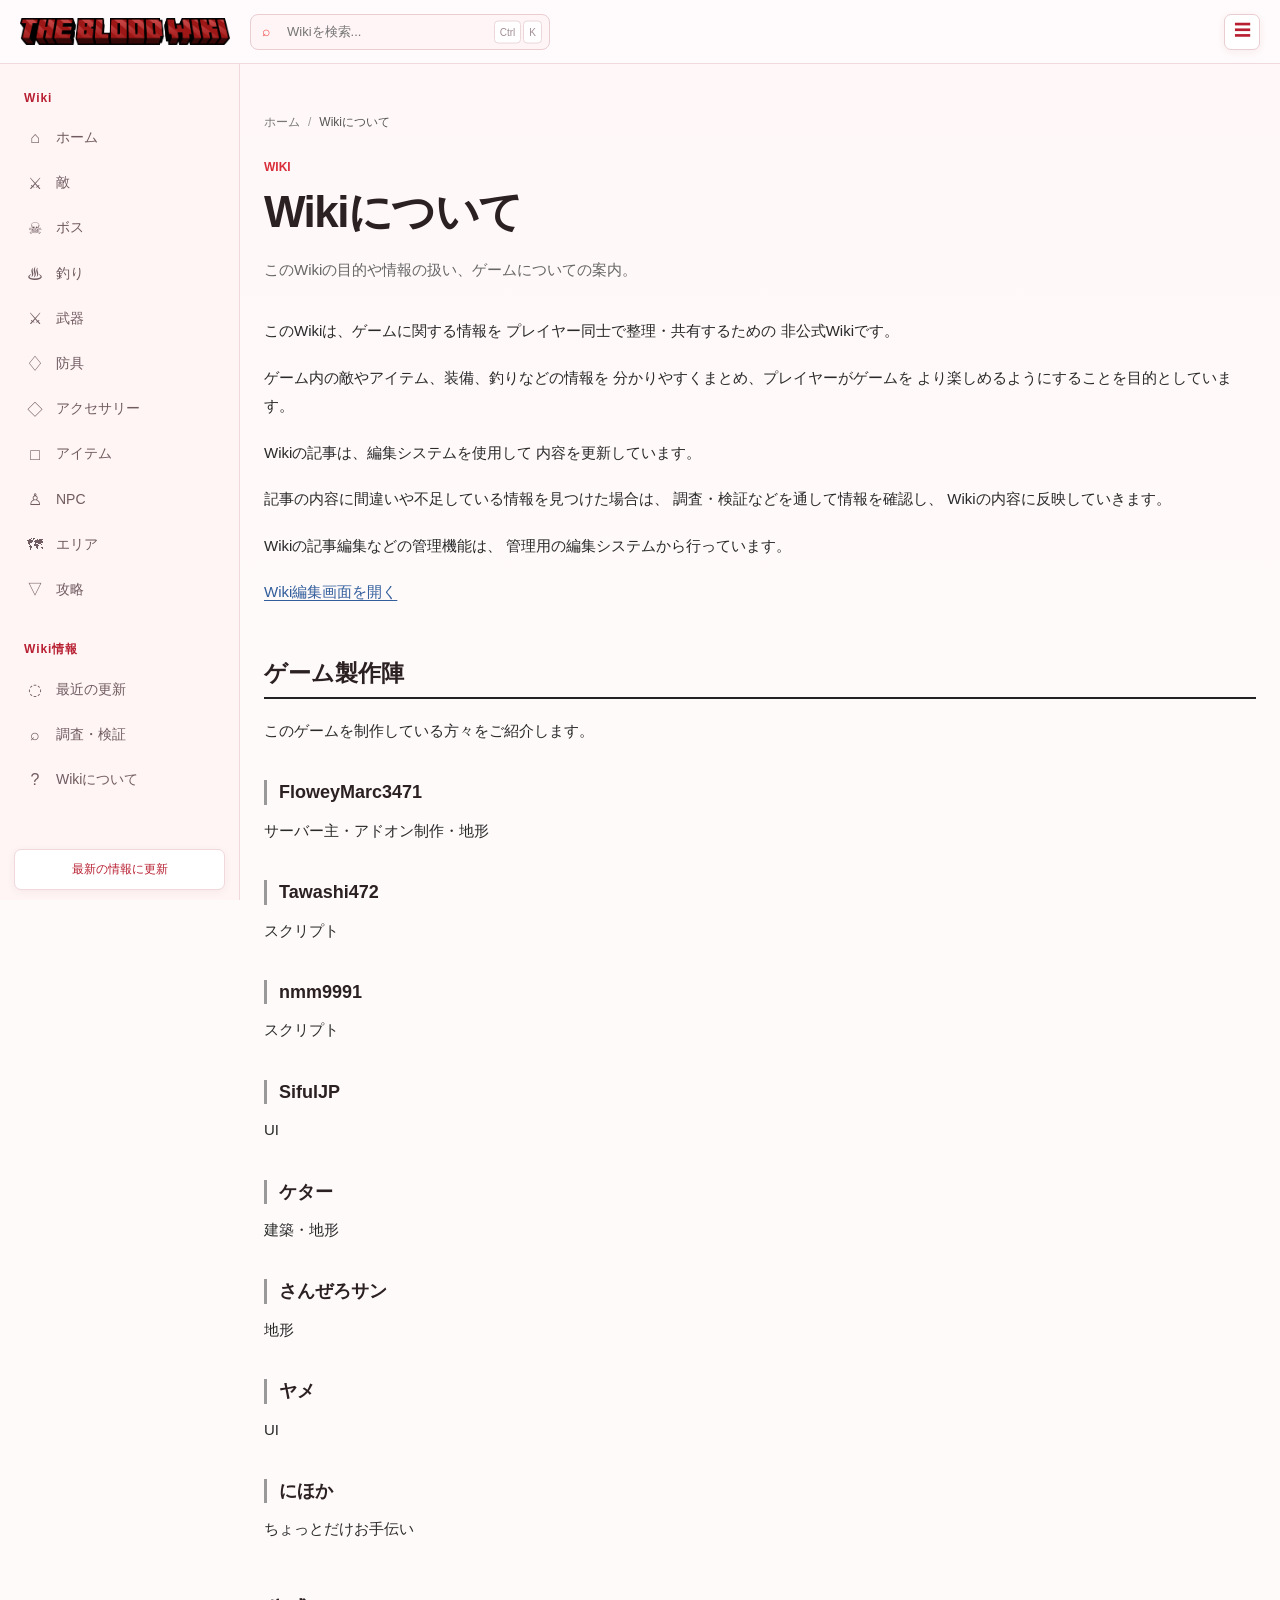
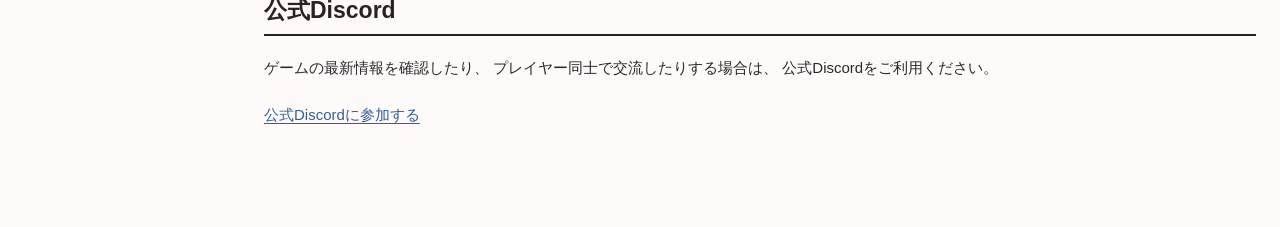
<file: about.html>
<!DOCTYPE html>
<html lang="ja">

<head>
    <link rel="icon" type="image/svg+xml" href="favicon.svg">

    <meta charset="UTF-8">

    <meta
        name="viewport"
        content="width=device-width, initial-scale=1.0"
    >

    <title>Wikiについて - BLOOD Wiki</title>

    <link rel="stylesheet" href="css/base.css">
    <link rel="stylesheet" href="css/layout.css">
    <link rel="stylesheet" href="css/components.css">
    <link rel="stylesheet" href="css/article.css">

</head>


<body>

<div class="site">

    <!-- 共通ヘッダー -->
    <div id="site-header"></div>


    <div class="page">

        <!-- 共通サイドバー -->
        <div id="site-sidebar"></div>


        <main class="main">

            <div class="content">

                <!-- パンくず -->
                <nav class="breadcrumbs">

                    <a href="index.html">
                        ホーム
                    </a>

                    <span>/</span>

                    <strong>
                        Wikiについて
                    </strong>

                </nav>


                <article class="article">

                    <header class="article-header">

                        <div class="article-category">
                            WIKI
                        </div>

                        <h1>
                            Wikiについて
                        </h1>

                        <p class="article-summary">
                            このWikiの目的や情報の扱い、ゲームについての案内。
                        </p>

                    </header>


                    <div class="article-content">


                        <!-- ================================ -->
                        <!-- このWikiについて -->
                        <!-- ================================ -->

                       
                        <p>
                            このWikiは、ゲームに関する情報を
                            プレイヤー同士で整理・共有するための
                            非公式Wikiです。
                        </p>

                        <p>
                            ゲーム内の敵やアイテム、装備、釣りなどの情報を
                            分かりやすくまとめ、プレイヤーがゲームを
                            より楽しめるようにすることを目的としています。
                        </p>



                        <!-- ================================ -->
                        <!-- 編集について -->
                        <!-- ================================ -->

                      
                        <p>
                            Wikiの記事は、編集システムを使用して
                            内容を更新しています。
                        </p>

                        <p>
                            記事の内容に間違いや不足している情報を見つけた場合は、
                            調査・検証などを通して情報を確認し、
                            Wikiの内容に反映していきます。
                        </p>

                                       <p>
                            Wikiの記事編集などの管理機能は、
                            管理用の編集システムから行っています。
                        </p>

                        <p>
                            <!-- 書き換え：GAS_WEB_APP_URL -->
                            <a
                                href="https://script.google.com/macros/s/AKfycby2sOYs5HFKri8CvWygsreNtsCqVXRgZLV0aNfNvlTxKiK9p-E7Z4bMieKJ-P9xr_p74w/exec?action="
                                target="_blank"
                                rel="noopener noreferrer"
                            >
                                Wiki編集画面を開く
                            </a>
                        </p>


                        <!-- ================================ -->
                        <!-- ゲーム製作陣 -->
                        <!-- ================================ -->

                        <h2>
                            ゲーム製作陣
                        </h2>

                        <p>
                            このゲームを制作している方々をご紹介します。
                        </p>


                        <h3>
                            FloweyMarc3471
                        </h3>

                        <p>
                            サーバー主・アドオン制作・地形
                        </p>


                        <h3>
                            Tawashi472
                        </h3>

                        <p>
                            スクリプト
                        </p>


                        <h3>
                            nmm9991
                        </h3>

                        <p>
                            スクリプト
                        </p>


                        <h3>
                            SifulJP
                        </h3>

                        <p>
                            UI
                        </p>
                         <h3>
                            ケター
                        </h3>

                        <p>
                            建築・地形
                        </p>


                        <h3>
                            さんぜろサン
                        </h3>

                        <p>
                            地形
                        </p>
                        <h3>ヤメ</h3>
                        <p>UI</p>
                        <h3>にほか</h3>
                        <p>ちょっとだけお手伝い</p>


                        <!-- ================================ -->
                        <!-- 公式Discord -->
                        <!-- ================================ -->

                        <h2>
                            公式Discord
                        </h2>

                        <p>
                            ゲームの最新情報を確認したり、
                            プレイヤー同士で交流したりする場合は、
                            公式Discordをご利用ください。
                        </p>

                        <p>
                            <!-- 書き換え：DISCORD_INVITE_URL -->
                            <a
                                href="https://discord.com/invite/HG9JnWTFa7"
                                target="_blank"
                                rel="noopener noreferrer"
                            >
                                公式Discordに参加する
                            </a>
                        </p>


                    </div>

                </article>

            </div>

        </main>

    </div>

</div>


<!-- 共通処理 -->

<script src="js/api.js"></script>
<script src="js/layout.js"></script>

</body>

</html>
</file>
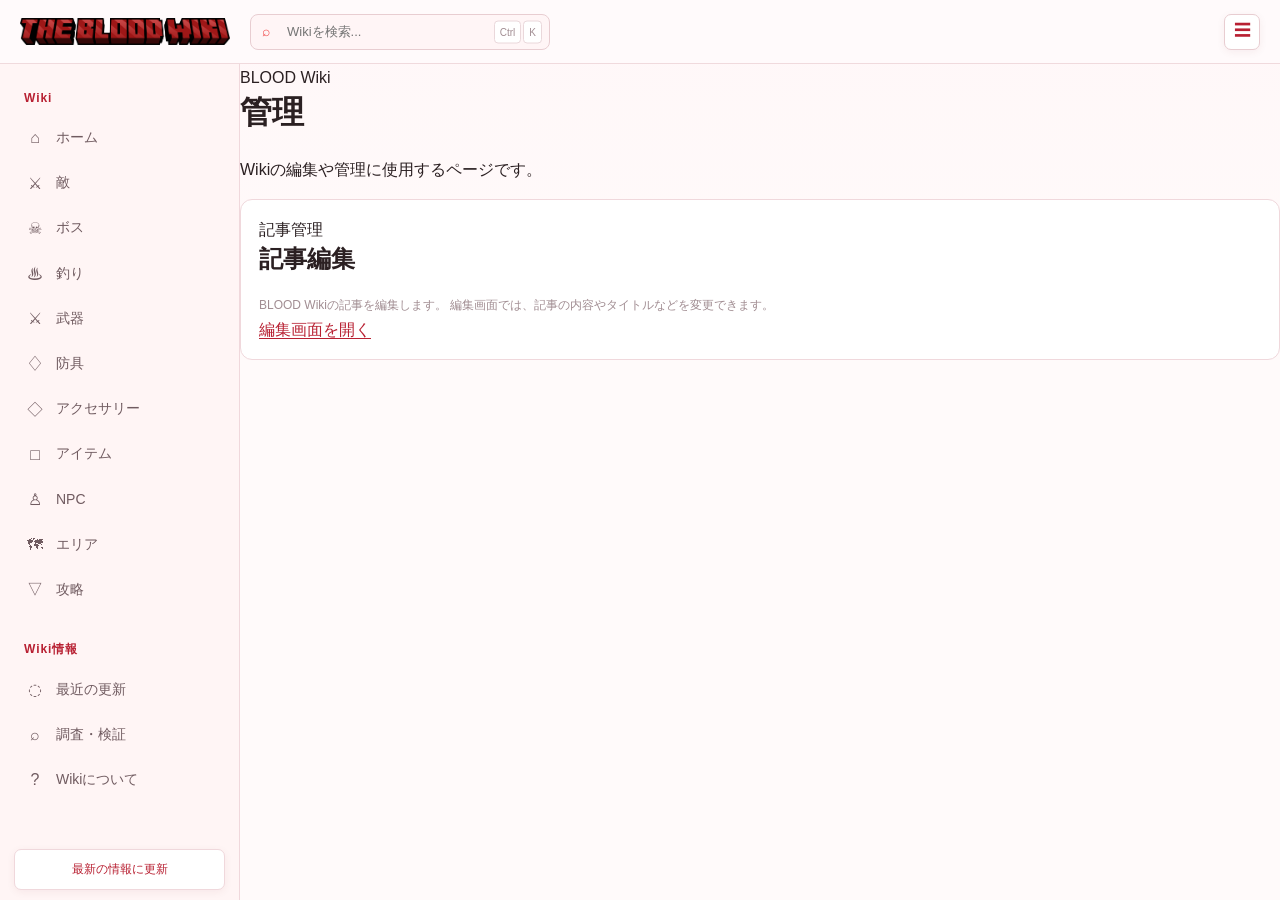
<file: admin.html>
<!DOCTYPE html>
<html lang="ja">
<head>
    <link rel="icon" type="image/svg+xml" href="favicon.svg">
    <meta charset="UTF-8">
    <meta name="viewport" content="width=device-width, initial-scale=1.0">
    <title>管理 - BLOOD Wiki</title>

    <link rel="stylesheet" href="css/base.css">
    <link rel="stylesheet" href="css/layout.css">
    <link rel="stylesheet" href="css/components.css">
</head>

<body>

<div class="site">

    <!-- ヘッダー -->
    <div id="site-header"></div>

    <div class="page">

        <!-- サイドバー -->
        <div id="site-sidebar"></div>

        <!-- メイン -->
        <main class="main">

            <div class="page-heading">
                <div class="page-heading-category">BLOOD Wiki</div>
                <h1>管理</h1>
                <p>Wikiの編集や管理に使用するページです。</p>
            </div>

            <section class="article-list">

                <article class="article-list-item">
                    <div class="article-list-content">
                        <div class="article-list-category">記事管理</div>
                        <h2>記事編集</h2>
                        <p>
                            BLOOD Wikiの記事を編集します。
                            編集画面では、記事の内容やタイトルなどを変更できます。
                        </p>

                        <a
                            href="GAS_WEB_APP_URL"
                            class="button"
                            target="_blank"
                            rel="noopener noreferrer"
                        >
                            編集画面を開く
                        </a>
                    </div>
                </article>

            </section>

        </main>

    </div>
</div>

<script src="js/layout.js"></script>

</body>
</html>
</file>
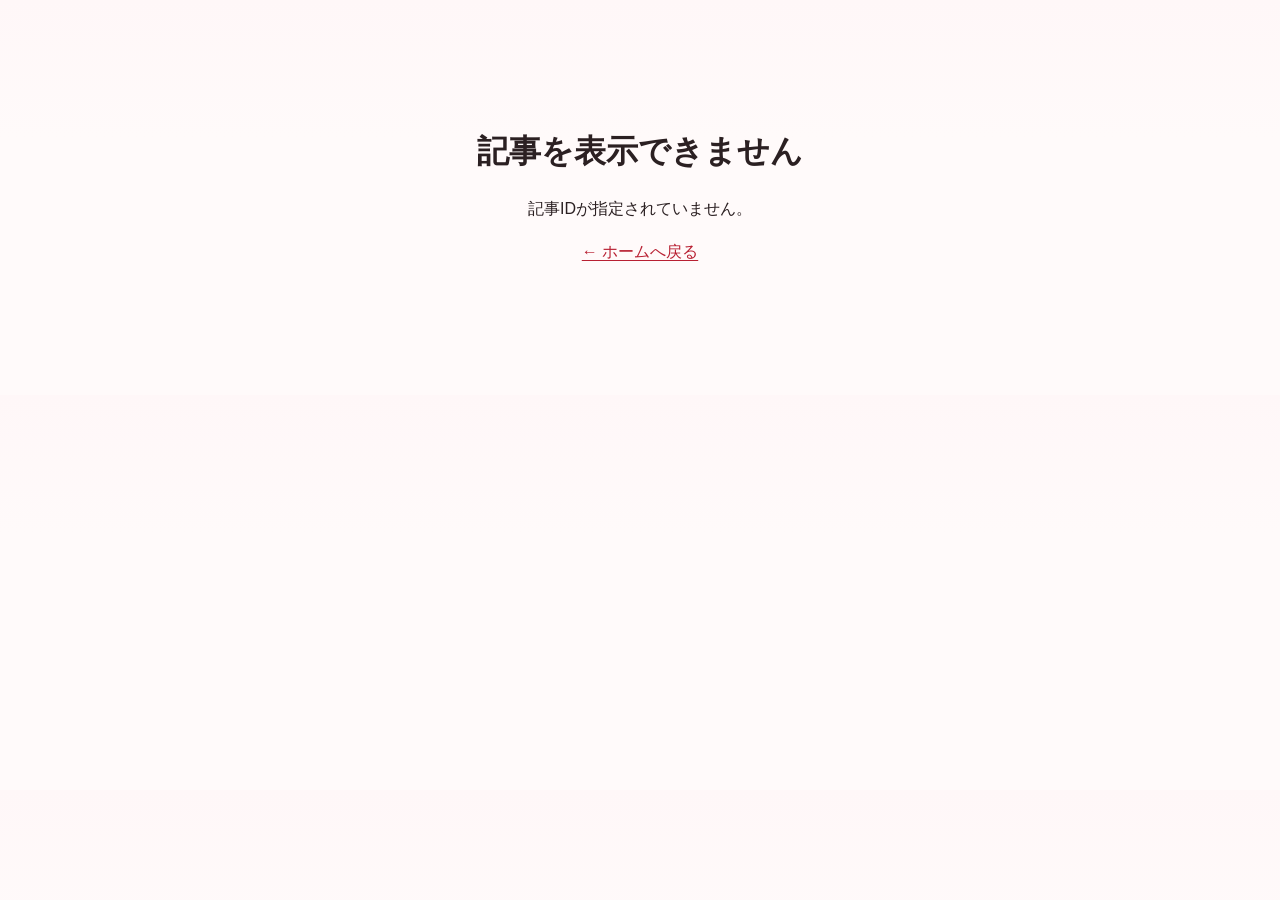
<file: article.html>
<!DOCTYPE html>
<html lang="ja">

<head>
<link rel="icon" type="image/svg+xml" href="favicon.svg">
    <meta charset="UTF-8">

    <meta
        name="viewport"
        content="width=device-width, initial-scale=1.0"
    >

    <title>読み込み中... - BLOOD Wiki</title>

    <link rel="stylesheet" href="css/base.css">
    <link rel="stylesheet" href="css/layout.css">
    <link rel="stylesheet" href="css/components.css">
    <link rel="stylesheet" href="css/article.css">

</head>


<body>

<div class="site">

    <!-- 共通ヘッダー -->
    <div id="site-header"></div>


    <div class="page">

        <!-- 共通サイドバー -->
        <div id="site-sidebar"></div>


        <main class="main">

            <div class="article-layout">

                <article class="article">

                    <!-- パンくず -->

                    <nav
                        class="breadcrumbs"
                        id="breadcrumbs"
                    >

                        <a href="index.html">
                            ホーム
                        </a>

                        <span>/</span>

                        <span id="breadcrumb-category">
                            ...
                        </span>

                        <span>/</span>

                        <strong id="breadcrumb-title">
                            ...
                        </strong>

                    </nav>


                    <!-- 記事ヘッダー -->

                    <header class="article-header">

                        <div
    class="article-category"
    id="category"
>
    読み込み中
</div>

                        <div
    class="article-subcategory"
    id="subcategory"
>
</div>

                        

                        <h1 id="title">
                            読み込み中...
                        </h1>

                        <p
                            class="article-summary"
                            id="summary"
                        ></p>

                    </header>


                    <!-- 本文 -->

                    <div
                        id="content"
                        class="article-content"
                    >

                        <div class="loading">
                            記事を読み込んでいます...
                        </div>

                    </div>


                    <!-- 更新情報 -->

                    <footer class="article-footer">

                        <div>

                            <span>
                                最終更新
                            </span>

                            <strong id="updated">
                                -
                            </strong>

                        </div>

                    </footer>

                </article>


                <!-- 右側目次 -->

                <aside class="article-toc">

                    <div class="toc-title">
                        この記事の内容
                    </div>

                    <nav id="toc">

                        <div class="toc-empty">
                            読み込み中...
                        </div>

                    </nav>

                </aside>

            </div>

        </main>

    </div>

</div>


<!-- 共通レイアウト -->
<script src="js/api.js"></script>
<script src="js/layout.js"></script>

<!-- 記事 -->
<script src="js/article.js"></script>

</body>

</html>
</file>
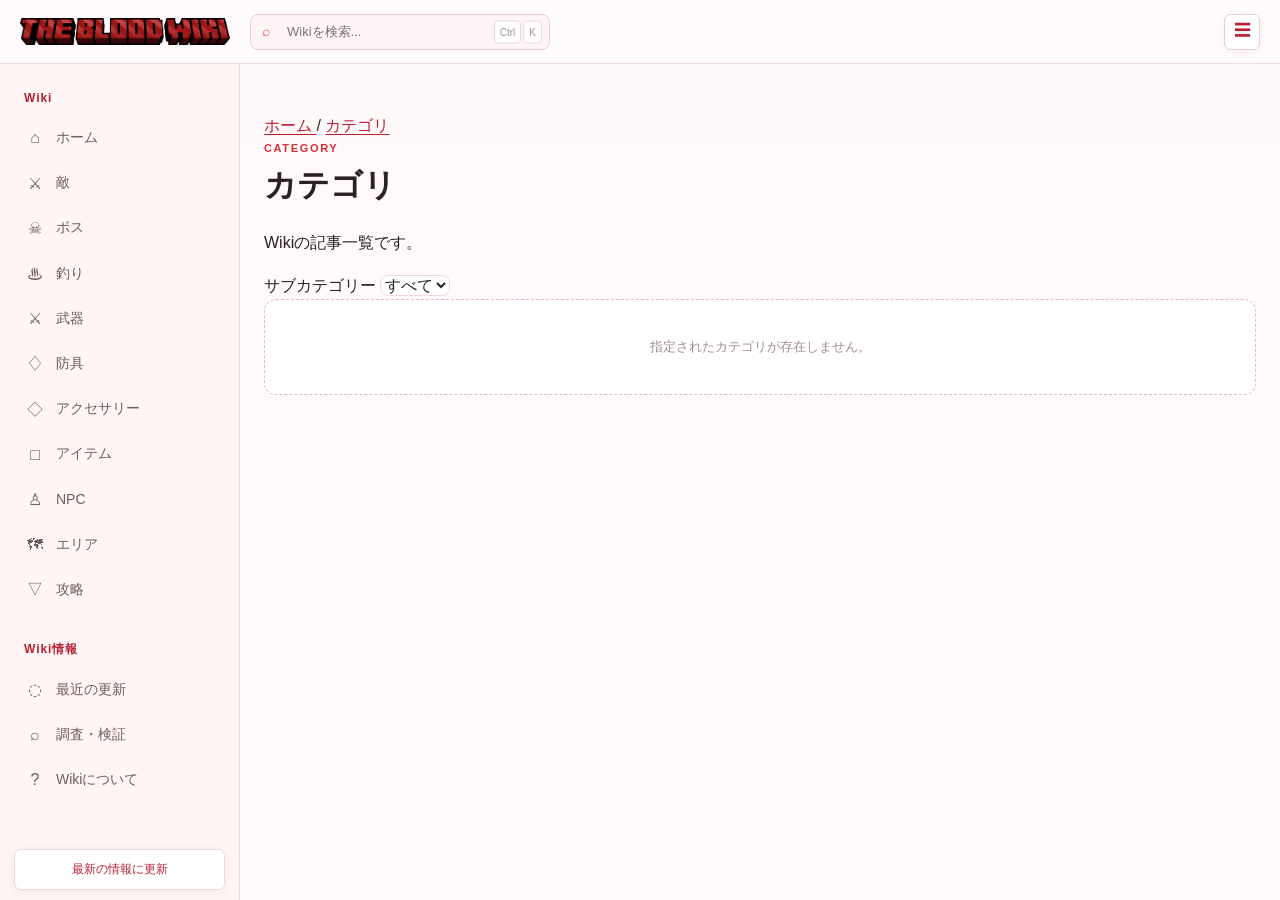
<file: category.html>
<!DOCTYPE html>
<html lang="ja">

<head>
<link rel="icon" type="image/svg+xml" href="favicon.svg">
    <meta charset="UTF-8">

    <meta
        name="viewport"
        content="width=device-width, initial-scale=1.0"
    >

    <title>カテゴリ - BLOOD Wiki</title>

    <link rel="stylesheet" href="css/base.css">
    <link rel="stylesheet" href="css/layout.css">
    <link rel="stylesheet" href="css/components.css">

</head>


<body>

<div class="site">

    <!-- 共通ヘッダー -->
    <div id="site-header"></div>


    <div class="page">

        <!-- 共通サイドバー -->
        <div id="site-sidebar"></div>


        <!-- メイン -->

        <main class="main">

            <div class="content">

                <!-- パンくず -->

                <nav class="breadcrumbs">

                    <a href="index.html">
                        ホーム
                    </a>

                    <span>/</span>

                    <a
                        href="#"
                        id="breadcrumb"
                    >
                        カテゴリ
                    </a>

                </nav>


                <!-- カテゴリ見出し -->

                <header class="page-heading">

                    <div
                        class="eyebrow"
                        id="category-eyebrow"
                    >
                        CATEGORY
                    </div>

                    <h1 id="category-title">
                        カテゴリ
                    </h1>

                    <p id="category-description">
                        Wikiの記事一覧です。
                    </p>

                </header>


                <!-- サブカテゴリー -->

                <div
                    class="category-filter"
                    id="category-filter"
                >

                    <label
                        for="subcategory-select"
                    >
                        サブカテゴリー
                    </label>


                    <select
                        id="subcategory-select"
                    >

                        <option value="">
                            すべて
                        </option>

                    </select>

                </div>


                <!-- 記事数 -->

                <div
                    id="article-count"
                    class="article-count"
                >
                </div>


                <!-- 記事一覧 -->

                <div
                    id="articles"
                    class="article-list"
                >

                    <div class="loading">
                        読み込み中...
                    </div>

                </div>

            </div>

        </main>

    </div>

</div>


<!-- 共通処理 -->

<script src="js/api.js"></script>
<script src="js/layout.js"></script>


<script>

/*
========================================
カテゴリ一覧
========================================
*/

const categories = {

    enemy: {
        name: "敵",
        description:
            "ゲーム内に登場する敵についての情報です。"
    },

    boss: {
        name: "ボス",
        description:
            "ゲーム内に登場するボスについての情報です。"
    },

    fishing: {
        name: "釣り",
        description:
            "釣りで入手できるものや釣り場、釣りに関する情報です。"
    },

    weapon: {
        name: "武器",
        description:
            "武器の性能や入手方法などの情報です。"
    },

    armor: {
        name: "防具",
        description:
            "防具の性能や入手方法などの情報です。"
    },

    accessory: {
        name: "アクセサリー",
        description:
            "アクセサリーの性能や入手方法などの情報です。"
    },

    item: {
        name: "アイテム",
        description:
            "ゲーム内に登場するアイテムについての情報です。"
    },

    npc: {
        name: "NPC",
        description:
            "NPCやショップ、取引などについての情報です。"
    },

    biome: {
        name: "エリア",
        description:
            "エリア・バイオームについての情報です。"
    },

    guide: {
        name: "攻略",
        description:
            "その他攻略に役立つ情報です。"
    }

};


/*
========================================
現在の状態
========================================
*/

let allCategoryArticles = [];

let currentSubCategory = "";


/*
========================================
カテゴリ読み込み
========================================
*/

async function loadCategory() {

    const params =
        new URLSearchParams(
            location.search
        );


    const category =
        params.get("category");


    const info =
        categories[category];


    /*
    カテゴリが存在しない場合
    */

    if (!info) {

        showError(
            "指定されたカテゴリが存在しません。"
        );

        return;

    }


    /*
    ページタイトル
    */

    document.title =
        info.name +
        " - BLOOD Wiki";


    /*
    パンくず
    */

    const breadcrumb =
        document.getElementById(
            "breadcrumb"
        );


    breadcrumb.textContent =
        info.name;


    breadcrumb.href =
        "category.html?category=" +
        encodeURIComponent(
            category
        );


    /*
    見出し
    */

    document
        .getElementById(
            "category-title"
        )
        .textContent =
        info.name;


    document
        .getElementById(
            "category-description"
        )
        .textContent =
        info.description;


    /*
    記事取得
    */

    try {

        const result =
            await getArticles();


        if (!result.success) {

            throw new Error(
                result.error
            );

        }


        /*
        カテゴリで絞り込み
        */

        allCategoryArticles =
            result.articles.filter(
                article =>
                    article.category ===
                    info.name
            );


        /*
        サブカテゴリー生成
        */

        populateSubCategories();


        /*
        URLからサブカテゴリーを復元
        */

        const subCategory =
            params.get(
                "subcategory"
            );


        if (
            subCategory &&
            isValidSubCategory(
                subCategory
            )
        ) {

            currentSubCategory =
                subCategory;


            document
                .getElementById(
                    "subcategory-select"
                )
                .value =
                subCategory;

        }


        /*
        記事表示
        */

        updateArticleList();


    } catch (error) {

        console.error(error);

        showError(
            "記事の読み込みに失敗しました。"
        );

    }

}


/*
========================================
サブカテゴリー一覧
========================================
*/

function populateSubCategories() {

    const select =
        document.getElementById(
            "subcategory-select"
        );


    select.innerHTML = "";


    /*
    すべて
    */

    const allOption =
        document.createElement(
            "option"
        );


    allOption.value =
        "";


    allOption.textContent =
        "すべて";


    select.appendChild(
        allOption
    );


    /*
    サブカテゴリーを抽出
    */

    const subCategories = [];


    for (
        const article
        of allCategoryArticles
    ) {

        const subCategory =
            String(
                article.subCategory || ""
            ).trim();


        if (
            !subCategory
        ) {

            continue;

        }


        if (
            subCategories.indexOf(
                subCategory
            ) === -1
        ) {

            subCategories.push(
                subCategory
            );

        }

    }


    /*
    並び順
    */

    subCategories.sort(
        function(a, b) {

            return a.localeCompare(
                b,
                "ja"
            );

        }
    );


    /*
    選択肢生成
    */

    for (
        const subCategory
        of subCategories
    ) {

        const option =
            document.createElement(
                "option"
            );


        option.value =
            subCategory;


        option.textContent =
            subCategory;


        select.appendChild(
            option
        );

    }


    /*
    変更イベント
    */

    select.onchange =
        function() {

            currentSubCategory =
                select.value;


            /*
            URLにも反映
            */

            const params =
                new URLSearchParams(
                    location.search
                );


            if (
                currentSubCategory
            ) {

                params.set(
                    "subcategory",
                    currentSubCategory
                );

            } else {

                params.delete(
                    "subcategory"
                );

            }


            history.replaceState(
                null,
                "",
                "category.html?" +
                params.toString()
            );


            updateArticleList();

        };

}


/*
========================================
サブカテゴリー存在確認
========================================
*/

function isValidSubCategory(
    subCategory
) {

    return allCategoryArticles.some(
        article =>
            String(
                article.subCategory || ""
            ).trim()
            ===
            subCategory
    );

}


/*
========================================
記事一覧更新
========================================
*/

function updateArticleList() {

    let articles =
        allCategoryArticles;


    /*
    サブカテゴリーで絞り込み
    */

    if (
        currentSubCategory
    ) {

        articles =
            articles.filter(
                article =>
                    String(
                        article.subCategory || ""
                    ).trim()
                    ===
                    currentSubCategory
            );

    }


    displayArticles(
        articles
    );

}


/*
========================================
記事一覧表示
========================================
*/

function displayArticles(
    articles
) {

    const container =
        document.getElementById(
            "articles"
        );


    /*
    件数
    */

    document
        .getElementById(
            "article-count"
        )
        .textContent =
        `${articles.length} 件の記事`;


    /*
    一覧を空にする
    */

    container.innerHTML = "";


    /*
    記事がない場合
    */

    if (
        articles.length === 0
    ) {

        container.innerHTML = `

            <div class="empty">

                この条件に一致する記事がありません。

            </div>

        `;

        return;

    }


    /*
    記事を生成
    */

    for (
        const article
        of articles
    ) {

        const element =
            document.createElement(
                "a"
            );


        element.href =
            "article.html?id=" +
            encodeURIComponent(
                article.id
            );


        element.className =
            "article-list-item";


        const subCategory =
            String(
                article.subCategory || ""
            ).trim();


        element.innerHTML = `

            <div class="article-list-main">

                <div class="article-category">

                    ${escapeHtml(
                        article.category
                    )}

                </div>


                ${
                    subCategory
                    ?
                    `
                    <div class="article-subcategory">

                        ${escapeHtml(
                            subCategory
                        )}

                    </div>
                    `
                    :
                    ""
                }


                <h3>

                    ${escapeHtml(
                        article.title
                    )}

                </h3>


                <p>

                    ${escapeHtml(
                        article.summary
                    )}

                </p>

            </div>


            <span class="article-arrow">
                →
            </span>

        `;


        container.appendChild(
            element
        );

    }

}


/*
========================================
エラー表示
========================================
*/

function showError(
    message
) {

    document
        .getElementById(
            "articles"
        )
        .innerHTML = `

        <div class="empty">

            ${escapeHtml(message)}

        </div>

    `;

}


/*
========================================
HTMLエスケープ
========================================
*/

function escapeHtml(
    text
) {

    const div =
        document.createElement(
            "div"
        );


    div.textContent =
        text ?? "";


    return div.innerHTML;

}


/*
========================================
開始
========================================
*/

loadCategory();

</script>

</body>

</html>
</file>
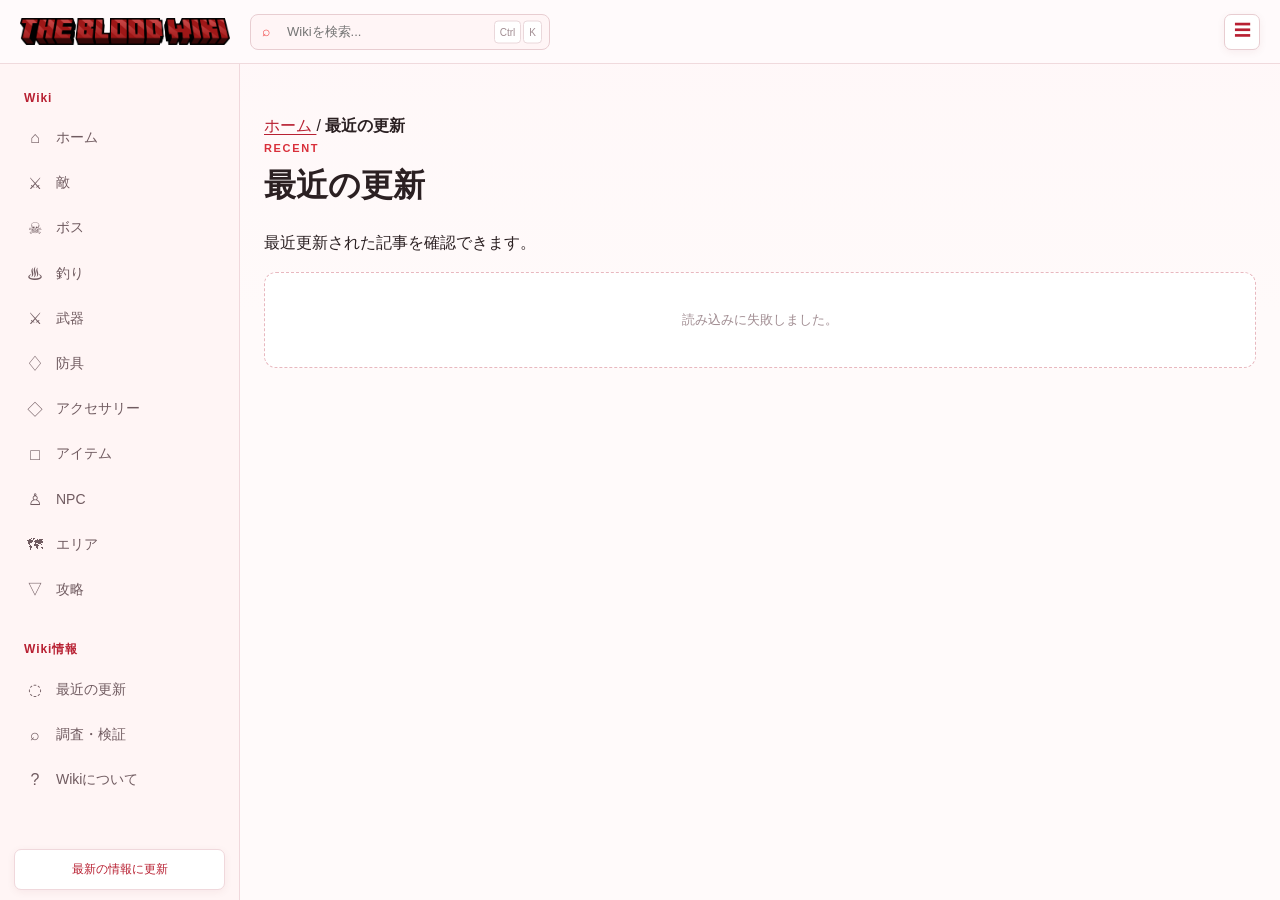
<file: recent.html>
<!DOCTYPE html>
<html lang="ja">

<head>
<link rel="icon" type="image/svg+xml" href="favicon.svg">
    <meta charset="UTF-8">

    <meta
        name="viewport"
        content="width=device-width, initial-scale=1.0"
    >

    <title>最近の更新 - BLOOD Wiki</title>

    <link rel="stylesheet" href="css/base.css">
    <link rel="stylesheet" href="css/layout.css">
    <link rel="stylesheet" href="css/components.css">

</head>


<body>

<div class="site">

    <!-- 共通ヘッダー -->
    <div id="site-header"></div>


    <div class="page">

        <!-- 共通サイドバー -->
        <div id="site-sidebar"></div>


        <main class="main">

            <div class="content">

                <!-- パンくず -->

                <nav class="breadcrumbs">

                    <a href="index.html">
                        ホーム
                    </a>

                    <span>/</span>

                    <strong>
                        最近の更新
                    </strong>

                </nav>


                <!-- ページ見出し -->

                <header class="page-heading">

                    <div class="eyebrow">
                        RECENT
                    </div>

                    <h1>
                        最近の更新
                    </h1>

                    <p>
                        最近更新された記事を確認できます。
                    </p>

                </header>


                <!-- 記事一覧 -->

                <div
                    id="articles"
                    class="article-list"
                >

                    <div class="loading">
                        読み込み中...
                    </div>

                </div>

            </div>

        </main>

    </div>

</div>


<!-- 共通処理 -->

<script src="js/api.js"></script>
<script src="js/layout.js"></script>


<script>

async function loadRecent() {

    const container =
        document.getElementById(
            "articles"
        );


    try {

        const result =
            await getArticles();


        if (!result.success) {

            throw new Error(
                result.error
            );

        }


        /*
        ================================
        最近更新された順
        ================================
        */

        const articles =
            [...result.articles]
                .reverse();


        container.innerHTML = "";


        /*
        ================================
        記事一覧
        ================================
        */

        for (
            const article of
            articles
        ) {

            const element =
                document.createElement("a");


            element.href =
                "article.html?id=" +
                encodeURIComponent(
                    article.id
                );


            element.className =
                "article-list-item";


            element.innerHTML = `

                <div class="article-list-main">

                    <div class="article-category">

                        ${escapeHtml(
                            article.category
                        )}

                    </div>


                    <h3>

                        ${escapeHtml(
                            article.title
                        )}

                    </h3>


                    <p>

                        ${escapeHtml(
                            article.summary
                        )}

                    </p>

                </div>


                <span class="article-arrow">
                    →
                </span>

            `;


            container.appendChild(
                element
            );

        }

    } catch (error) {

        console.error(error);

        container.innerHTML =
            `<div class="empty">
                読み込みに失敗しました。
            </div>`;

    }

}


/*
========================================
HTMLエスケープ
========================================
*/

function escapeHtml(text) {

    const div =
        document.createElement("div");


    div.textContent =
        text ?? "";


    return div.innerHTML;

}


/*
========================================
開始
========================================
*/

loadRecent();

</script>

</body>

</html>
</file>
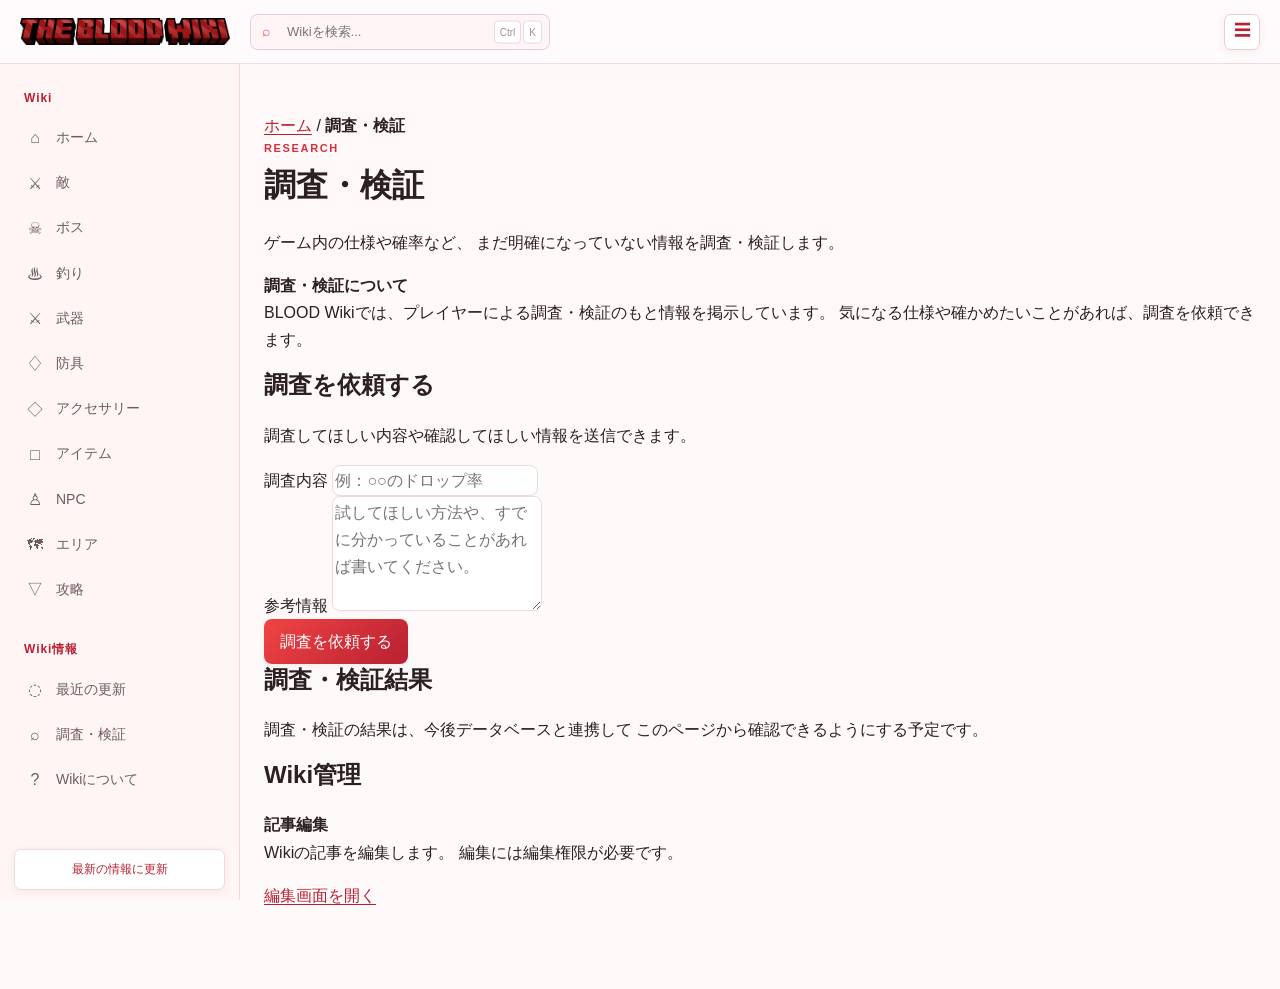
<file: research.html>
<!DOCTYPE html>
<html lang="ja">
<head>
    <link rel="icon" type="image/svg+xml" href="favicon.svg">
    <meta charset="UTF-8">
    <meta name="viewport" content="width=device-width, initial-scale=1.0">
    <title>調査・検証 - BLOOD Wiki</title>
    <link rel="stylesheet" href="css/base.css">
    <link rel="stylesheet" href="css/layout.css">
    <link rel="stylesheet" href="css/components.css">
</head>

<body>
<div class="site">

    <div id="site-header"></div>

    <div class="page">

        <div id="site-sidebar"></div>

        <main class="main">

            <div class="content">

                <nav class="breadcrumbs">
                    <a href="index.html">ホーム</a>
                    <span>/</span>
                    <strong>調査・検証</strong>
                </nav>

                <header class="page-heading">
                    <div class="eyebrow">RESEARCH</div>
                    <h1>調査・検証</h1>
                    <p>
                        ゲーム内の仕様や確率など、
                        まだ明確になっていない情報を調査・検証します。
                    </p>
                </header>

                <div class="info-box">
                    <strong>調査・検証について</strong>
                    <p>
                        BLOOD Wikiでは、プレイヤーによる調査・検証のもと情報を掲示しています。
                        気になる仕様や確かめたいことがあれば、調査を依頼できます。
                    </p>
                </div>

                <h2 class="simple-heading">調査を依頼する</h2>

                <div class="info-box">

                    <p>
                        調査してほしい内容や確認してほしい情報を送信できます。
                    </p>

                    <form id="research-form">

                        <div class="form-group">
                            <label for="research-target">調査内容</label>
                            <input
                                type="text"
                                id="research-target"
                                name="target"
                                placeholder="例：○○のドロップ率"
                                required
                            >
                        </div>
                        
                        <div class="form-group">
                            <label for="research-method">参考情報</label>
                            <textarea
                                id="research-method"
                                name="method"
                                rows="4"
                                placeholder="試してほしい方法や、すでに分かっていることがあれば書いてください。"
                            ></textarea>
                        </div>

                        <button type="submit" class="button">
                            調査を依頼する
                        </button>

                    </form>

                    <div id="research-message" hidden></div>

                </div>

                <h2 class="simple-heading">調査・検証結果</h2>

                <div class="info-box">
                    <p>
                        調査・検証の結果は、今後データベースと連携して
                        このページから確認できるようにする予定です。
                    </p>
                </div>

                <h2 class="simple-heading">Wiki管理</h2>

                <div class="info-box">
                    <strong>記事編集</strong>
                    <p>
                        Wikiの記事を編集します。
                        編集には編集権限が必要です。
                    </p>

                    <!-- 実際のGAS WebアプリURLに置き換える -->
                    <a
                        href="https://script.google.com/macros/s/AKfycby2sOYs5HFKri8CvWygsreNtsCqVXRgZLV0aNfNvlTxKiK9p-E7Z4bMieKJ-P9xr_p74w/exec?action="
                        class="button"
                        target="_blank"
                        rel="noopener noreferrer"
                    >
                        編集画面を開く
                    </a>
                </div>

            </div>

        </main>

    </div>
</div>

<script src="js/api.js"></script>
<script src="js/layout.js"></script>

<script>
document.getElementById("research-form").addEventListener("submit", function(event) {
    event.preventDefault();

    const message = document.getElementById("research-message");

    message.hidden = false;
    message.textContent =
        "調査依頼フォームは現在準備中です。";
});
</script>

</body>
</html>
</file>
<file: css/base.css>
/* ========================================
   BLOOD Wiki - Base
   Red / Strawberry Theme
======================================== */

:root {
    /* Main Reds */
    --red-50:  #fff5f5;
    --red-100: #ffe4e4;
    --red-200: #ffc9c9;
    --red-300: #ff9f9f;
    --red-400: #ff6f6f;
    --red-500: #f04444;
    --red-600: #d92f3a;
    --red-700: #b82032;
    --red-800: #8f1d2c;
    --red-900: #641524;

    /* Strawberry */
    --strawberry: #ff4f64;
    --strawberry-light: #fff0f2;

    /* Accent */
    --accent: #e63950;
    --accent-light: #ffe8ec;

    /* Text */
    --text: #2b2022;
    --text-sub: #705b60;
    --text-light: #a18d92;

    /* Background */
    --background: #fffafa;
    --surface: #ffffff;
    --surface-soft: #fff3f4;

    /* Border */
    --border: #f0d8dc;
    --border-strong: #e8b8bf;

    /* Shadow */
    --shadow-sm:
        0 2px 8px rgba(120, 20, 35, 0.06);

    --shadow-md:
        0 8px 24px rgba(120, 20, 35, 0.10);

    --shadow-lg:
        0 16px 40px rgba(120, 20, 35, 0.14);

    /* Radius */
    --radius-sm: 8px;
    --radius-md: 12px;
    --radius-lg: 18px;
    --radius-xl: 24px;
}


/* ========================================
   Reset
======================================== */

* {
    box-sizing: border-box;
}


html {
    scroll-behavior: smooth;
}


body {
    margin: 0;

    font-family:
        -apple-system,
        BlinkMacSystemFont,
        "Segoe UI",
        "Noto Sans JP",
        sans-serif;

    color: var(--text);

    background:
        linear-gradient(
            180deg,
            #fff7f8 0%,
            var(--background) 35%,
            #fffafa 100%
        );

    line-height: 1.7;

    -webkit-font-smoothing: antialiased;
}


/* ========================================
   Basic Elements
======================================== */

button,
input,
textarea,
select {
    font: inherit;
}


button {
    cursor: pointer;
}


a {
    color: var(--red-700);

    text-decoration-thickness: 1px;
    text-underline-offset: 3px;

    transition:
        color 0.2s ease,
        opacity 0.2s ease;
}


a:hover {
    color: var(--red-500);
}


img {
    max-width: 100%;
    height: auto;
}


/* ========================================
   Selection
======================================== */

::selection {
    color: #ffffff;
    background: var(--strawberry);
}


/* ========================================
   Scrollbar
======================================== */

::-webkit-scrollbar {
    width: 10px;
}


::-webkit-scrollbar-track {
    background: #fff1f3;
}


::-webkit-scrollbar-thumb {
    background: #e9a5ae;
    border-radius: 999px;
}


::-webkit-scrollbar-thumb:hover {
    background: var(--red-500);
}


/* ========================================
   Common Text
======================================== */

h1,
h2,
h3,
h4,
h5,
h6 {
    color: var(--text);

    line-height: 1.35;

    margin-top: 0;
}


h1 {
    font-weight: 800;
}


h2 {
    font-weight: 750;
}


h3,
h4 {
    font-weight: 700;
}


p {
    margin-top: 0;
}


small {
    color: var(--text-sub);
}


/* ========================================
   Form
======================================== */

input,
textarea,
select {
    color: var(--text);

    background: var(--surface);

    border: 1px solid var(--border);

    border-radius: var(--radius-sm);

    outline: none;

    transition:
        border-color 0.2s ease,
        box-shadow 0.2s ease;
}


input:focus,
textarea:focus,
select:focus {
    border-color: var(--red-400);

    box-shadow:
        0 0 0 3px rgba(240, 68, 68, 0.12);
}


/* ========================================
   Button Base
======================================== */

button {
    border: 0;

    color: #ffffff;

    background:
        linear-gradient(
            135deg,
            var(--red-500),
            var(--red-700)
        );

    border-radius: var(--radius-sm);

    padding: 0.55em 1em;

    box-shadow: var(--shadow-sm);

    transition:
        transform 0.15s ease,
        box-shadow 0.15s ease,
        filter 0.15s ease;
}


button:hover {
    filter: brightness(1.05);

    box-shadow: var(--shadow-md);

    transform: translateY(-1px);
}


button:active {
    transform: translateY(0);
}


/* ========================================
   Images
======================================== */

img {
    display: block;
}


/* ========================================
   Utility
======================================== */

.text-red {
    color: var(--red-600);
}


.text-sub {
    color: var(--text-sub);
}


.bg-red {
    background: var(--red-600);
}


.bg-red-soft {
    background: var(--surface-soft);
}
</file>
<file: css/layout.css>
/* ========================================
   ページ全体
======================================== */

.page {
    display: grid;

    grid-template-columns:
        240px minmax(0, 1fr);

    min-height: 100vh;

    padding-top: 64px;

    box-sizing: border-box;
}


/* ========================================
   サイドバー領域
======================================== */

#site-sidebar {
    width: 240px;

    min-width: 240px;
}


/* ========================================
   サイドバー
======================================== */

.sidebar {
    position: sticky;

    top: 64px;

    width: 240px;

    height: calc(100vh - 64px);

    box-sizing: border-box;

    display: flex;

    flex-direction: column;

    padding: 24px 14px;

    border-right:
        1px solid var(--border);

    background:
        var(--red-50);

    overflow-y: auto;
}


/* ========================================
   サイドバーセクション
======================================== */

.sidebar-section {
    margin-bottom: 28px;
}


.sidebar-title {
    padding: 0 10px;

    margin-bottom: 8px;

    font-size: 12px;

    font-weight: 700;

    color: var(--red-700);

    letter-spacing: 0.08em;
}


/* ========================================
   サイドバーリンク
======================================== */

.sidebar-link {
    display: flex;

    align-items: center;

    gap: 10px;

    width: 100%;

    min-height: 40px;

    box-sizing: border-box;

    padding: 8px 10px;

    margin: 2px 0;

    border-radius: 8px;

    color: var(--text-sub);

    text-decoration: none;

    font-size: 14px;

    transition:
        background 0.15s ease,
        color 0.15s ease;
}


.sidebar-link span {
    width: 22px;

    flex-shrink: 0;

    text-align: center;

    font-size: 16px;
}


.sidebar-link:hover {
    background: var(--red-100);

    color: var(--red-800);
}


.sidebar-link.active {
    background: var(--red-200);

    color: var(--red-800);

    font-weight: 600;
}


/* ========================================
   サイドバー下部
======================================== */

.sidebar-bottom {
    margin-top: auto;

    padding-top: 20px;
}


.update-button {
    display: block;

    width: 100%;

    box-sizing: border-box;

    padding: 9px 10px;

    margin-bottom: 10px;

    border: 1px solid var(--border);

    border-radius: 7px;

    background: var(--surface);

    color: var(--red-700);

    font-size: 12px;

    cursor: pointer;

    transition:
        background 0.15s ease,
        border-color 0.15s ease;
}


.update-button:hover {
    background: var(--red-100);

    border-color: var(--border-strong);
}


.update-button:disabled {
    opacity: 0.6;

    cursor: wait;
}


.sidebar-version {
    padding: 0 10px;

    color: var(--text-light);

    font-size: 11px;
}


/* ========================================
   メイン
======================================== */

.main {
    min-width: 0;

    width: 100%;
}


.content {
    width:
        min(
            1100px,
            calc(100% - 48px)
        );

    margin: 0 auto;

    padding: 48px 0 80px;

    box-sizing: border-box;
}


/* ========================================
   ヘッダー
======================================== */

.header {
    position: fixed;

    top: 0;

    left: 0;

    right: 0;

    z-index: 2000;

    width: 100%;

    height: 64px;

    box-sizing: border-box;

    border-bottom:
        1px solid #f0dadd;

    /*
       ロゴが濃い赤なので、
       ヘッダーは赤くしすぎない
    */
    background:
        rgba(
            255,
            250,
            251,
            0.97
        );

    backdrop-filter:
        blur(12px);
}


.header-inner {
    height: 100%;

    display: flex;

    align-items: center;

    gap: 20px;

    padding: 0 20px;

    box-sizing: border-box;
}


/* ========================================
   ロゴ・タイトル画像
======================================== */

.logo {
    display: flex;

    align-items: center;

    gap: 8px;

    flex-shrink: 0;

    color: var(--red-800);

    text-decoration: none;
}


.logo img {
    display: block;

    width: auto;

    height: 42px;

    max-width: 210px;

    object-fit: contain;
}


/* ========================================
   テキストロゴ
======================================== */

.logo-mark {
    display: flex;

    align-items: center;

    justify-content: center;

    width: 30px;

    height: 30px;

    border-radius: 7px;

    background: var(--red-700);

    color: white;

    font-size: 13px;

    font-weight: 700;
}


.logo strong {
    display: block;

    font-size: 17px;

    line-height: 18px;

    letter-spacing: -0.03em;

    color: var(--red-800);
}


.logo small {
    display: block;

    margin-top: 2px;

    color: var(--red-400);

    font-size: 10px;
}


/* ========================================
   ヘッダー検索
======================================== */

.header-search {
    position: relative;

    width: 300px;

    flex-shrink: 0;
}


.header-search input {
    display: block;

    width: 100%;

    height: 36px;

    box-sizing: border-box;

    padding:
        0 55px 0 36px;

    border:
        1px solid #e8cdd1;

    border-radius: 8px;

    outline: none;

    background: #fff5f6;

    color: var(--text);

    font-family: inherit;

    font-size: 13px;

    transition:
        border-color 0.15s ease,
        background 0.15s ease,
        box-shadow 0.15s ease;
}


.header-search input:focus {
    border-color: var(--red-400);

    background: white;

    box-shadow:
        0 0 0 3px
        rgba(
            190,
            35,
            60,
            0.08
        );
}


.search-icon {
    position: absolute;

    left: 12px;

    top: 50%;

    transform:
        translateY(-50%);

    color: var(--red-500);

    font-size: 14px;

    pointer-events: none;
}


.search-shortcut {
    position: absolute;

    right: 8px;

    top: 50%;

    display: flex;

    gap: 2px;

    transform:
        translateY(-50%);
}


.search-shortcut kbd {
    padding: 2px 5px;

    border:
        1px solid #ead8db;

    border-radius: 4px;

    background: white;

    color: var(--text-light);

    font-family: inherit;

    font-size: 10px;
}


/* ========================================
   ヘッダー右側
======================================== */

.header-actions {
    display: flex;

    align-items: center;

    gap: 8px;

    margin-left: auto;
}


.icon-button {
    display: flex;

    align-items: center;

    justify-content: center;

    width: 36px;

    height: 36px;

    padding: 0;

    border:
        1px solid #e8cdd1;

    border-radius: 7px;

    background: white;

    color: var(--red-700);

    font-size: 17px;

    cursor: pointer;

    transition:
        background 0.15s ease,
        border-color 0.15s ease,
        transform 0.15s ease;
}


.icon-button:hover {
    background: var(--red-50);

    border-color: var(--red-300);

    transform:
        translateY(-1px);
}


/* ========================================
   スマホ
======================================== */

@media (max-width: 800px) {

    .page {
        display: block;

        min-height: 100vh;

        padding-top: 56px;
    }


    #site-sidebar {
        width: auto;

        min-width: 0;
    }


    .sidebar {
        position: fixed;

        top: 56px;

        left: 0;

        bottom: 0;

        z-index: 1000;

        width: 260px;

        height: auto;

        transform:
            translateX(-100%);

        transition:
            transform 0.2s ease;

        box-shadow:
            4px 0 20px
            rgba(
                120,
                20,
                35,
                0.12
            );
    }


    .sidebar.open {
        transform:
            translateX(0);
    }


    .content {
        width:
            calc(100% - 32px);

        margin: 0 auto;

        padding-top: 32px;
    }


    .header {
        height: 56px;
    }


    .header-inner {
        padding: 0 14px;

        gap: 10px;
    }


    .logo img {
        height: 36px;

        max-width: 150px;
    }


    .logo-mark {
        width: 28px;

        height: 28px;
    }


    .logo strong {
        font-size: 15px;
    }


    .logo small {
        display: none;
    }


    .header-search {
        flex: 1;

        width: auto;

        min-width: 0;
    }


    .search-shortcut {
        display: none;
    }


    .icon-button {
        width: 34px;

        height: 34px;
    }

}
</file>
<file: css/components.css>
/* ========================================
   BLOOD Wiki - トップページ（刷新版）
======================================== */

/* ========================================
   共通ユーティリティ
======================================== */
.visually-hidden {
    position: absolute;
    width: 1px;
    height: 1px;
    margin: -1px;
    padding: 0;
    overflow: hidden;
    clip-path: inset(50%);
    white-space: nowrap;
}

a:focus-visible,
input:focus-visible,
button:focus-visible {
    outline: 2px solid var(--red-600);
    outline-offset: 3px;
}

@media (prefers-reduced-motion: reduce) {
    *,
    *::before,
    *::after {
        animation-duration: 0.01ms !important;
        animation-iteration-count: 1 !important;
        transition-duration: 0.01ms !important;
        scroll-behavior: auto !important;
    }
}

/* ========================================
   セクション共通
======================================== */
.home-section {
    margin-bottom: 76px;
}

.section-heading {
    display: flex;
    align-items: flex-end;
    justify-content: space-between;
    gap: 20px;
    margin-bottom: 26px;
}

.eyebrow {
    display: block;
    margin-bottom: 6px;
    color: var(--red-600);
    font-size: 11px;
    font-weight: 800;
    letter-spacing: 0.15em;
}

.section-heading h2 {
    margin: 0;
    color: var(--text);
    font-size: 26px;
    font-weight: 800;
    letter-spacing: -0.03em;
    line-height: 1.25;
}

.section-description {
    margin: 6px 0 0;
    color: var(--text-light);
    font-size: 13px;
    line-height: 1.55;
}

.text-link {
    flex-shrink: 0;
    color: var(--red-600);
    font-size: 13px;
    font-weight: 700;
    text-decoration: none;
    transition: color 0.18s ease, transform 0.18s ease;
}

.text-link:hover {
    color: var(--red-800);
    transform: translateX(3px);
}

/* ========================================
   ヒーロー
======================================== */
.hero {
    position: relative;
    display: grid;
    grid-template-columns: minmax(280px, 0.88fr) minmax(0, 1.12fr);
    min-height: 420px;
    margin-bottom: 72px;
    overflow: hidden;
    border: 1px solid var(--border-strong);
    border-radius: 22px;
    background: linear-gradient(140deg, #6e1424 0%, #a71932 42%, #d7354d 100%);
    box-shadow:
        0 4px 6px rgba(120, 20, 35, 0.04),
        0 20px 48px rgba(120, 20, 35, 0.16);
}

/* ヒーロー画像 */
.hero-visual {
    position: relative;
    order: 2;
    min-height: 420px;
    overflow: hidden;
    background: var(--red-800);
}

.hero-visual img {
    display: block;
    width: 100%;
    height: 100%;
    min-height: 420px;
    object-fit: cover;
    transition: transform 0.6s cubic-bezier(0.22, 1, 0.36, 1);
}

.hero:hover .hero-visual img {
    transform: scale(1.04);
}

.hero-visual-overlay {
    position: absolute;
    inset: 0;
    background: linear-gradient(
        95deg,
        rgba(50, 4, 12, 0) 0%,
        rgba(50, 4, 12, 0.18) 55%,
        rgba(50, 4, 12, 0.38) 100%
    );
    pointer-events: none;
}

/* ヒーロー本文 */
.hero-content {
    position: relative;
    z-index: 1;
    order: 1;
    display: flex;
    flex-direction: column;
    justify-content: center;
    min-width: 0;
    padding: 52px 48px;
    color: #fff;
}

.hero-label {
    display: inline-flex;
    align-items: center;
    width: fit-content;
    margin-bottom: 18px;
    padding: 6px 12px;
    border: 1px solid rgba(255, 255, 255, 0.28);
    border-radius: 999px;
    background: rgba(255, 255, 255, 0.12);
    color: rgba(255, 255, 255, 0.94);
    font-size: 10px;
    font-weight: 800;
    letter-spacing: 0.15em;
    backdrop-filter: blur(4px);
}

.hero h1 {
    margin: 0;
    color: #fff;
    font-size: clamp(36px, 4.8vw, 58px);
    font-weight: 800;
    line-height: 1.06;
    letter-spacing: -0.04em;
    text-shadow: 0 2px 12px rgba(0, 0, 0, 0.12);
}

.hero-lead {
    margin: 16px 0 0;
    color: rgba(255, 255, 255, 0.96);
    font-size: 17px;
    font-weight: 700;
    line-height: 1.4;
}

.hero-description {
    max-width: 500px;
    margin: 12px 0 30px;
    color: rgba(255, 255, 255, 0.78);
    font-size: 13.5px;
    line-height: 1.85;
}

/* ヒーロー検索 */
.hero-search {
    position: relative;
    width: 100%;
    max-width: 460px;
}

.hero-search span {
    position: absolute;
    left: 16px;
    top: 50%;
    z-index: 1;
    transform: translateY(-50%);
    color: var(--red-600);
    font-size: 18px;
    line-height: 1;
    pointer-events: none;
}

.hero-search input {
    width: 100%;
    height: 52px;
    padding: 0 20px 0 48px;
    border: 1px solid rgba(255, 255, 255, 0.4);
    border-radius: 14px;
    outline: none;
    background: rgba(255, 255, 255, 0.97);
    color: var(--text);
    font-size: 14px;
    box-shadow: 0 8px 28px rgba(40, 6, 14, 0.16);
    transition: border-color 0.18s ease, box-shadow 0.18s ease;
}

.hero-search input::placeholder {
    color: var(--text-light);
}

.hero-search input:focus {
    border-color: #fff;
    box-shadow:
        0 0 0 4px rgba(255, 255, 255, 0.2),
        0 8px 28px rgba(40, 6, 14, 0.16);
}

/* ========================================
   BLOODとは？
======================================== */
.about-section {
    position: relative;
    overflow: hidden;
    padding: 36px;
    border: 1px solid var(--border);
    border-radius: 20px;
    background: linear-gradient(145deg, #fff5f6 0%, #ffffff 50%, #fff9f9 100%);
}

.about-content {
    display: grid;
    grid-template-columns: minmax(240px, 0.72fr) minmax(0, 1.28fr);
    gap: 40px;
    align-items: center;
}

.about-visual {
    order: 2;
    position: relative;
    min-height: 210px;
    overflow: hidden;
    border-radius: 16px;
    background: var(--red-100);
    box-shadow: 0 8px 24px rgba(120, 20, 35, 0.06);
}

.about-visual img {
    position: relative;
    z-index: 1;
    display: block;
    width: 100%;
    height: 100%;
    min-height: 210px;
    object-fit: cover;
    transition: transform 0.5s cubic-bezier(0.22, 1, 0.36, 1);
}

.about-visual:hover img {
    transform: scale(1.045);
}

.image-placeholder {
    position: absolute;
    inset: 0;
    display: flex;
    align-items: center;
    justify-content: center;
    color: var(--red-400);
    font-size: 24px;
    font-weight: 800;
    letter-spacing: 0.2em;
}

.about-text {
    order: 1;
    min-width: 0;
    color: var(--text-sub);
    font-size: 14.5px;
    line-height: 1.9;
}

.about-text p {
    margin: 0 0 14px;
}

.about-text p:last-child {
    margin-bottom: 0;
}

.about-note {
    margin-top: 22px;
    padding: 18px 20px;
    border-radius: 14px;
    background: var(--red-600);
    color: #fff;
    box-shadow: 0 10px 28px rgba(150, 20, 42, 0.16);
}

.about-note-label {
    display: block;
    margin-bottom: 6px;
    color: rgba(255, 255, 255, 0.72);
    font-size: 10px;
    font-weight: 800;
    letter-spacing: 0.14em;
}

.about-note p {
    margin: 0;
    font-size: 13px;
    line-height: 1.8;
}

/* ========================================
   BLOODをもっと知る
======================================== */
.discover-grid {
    display: grid;
    grid-template-columns: repeat(auto-fit, minmax(240px, 1fr));
    gap: 18px;
}

.discover-card {
    position: relative;
    display: flex;
    flex-direction: column;
    min-width: 0;
    overflow: hidden;
    border: 1px solid var(--border);
    border-radius: 16px;
    background: var(--surface);
    color: var(--text);
    transition:
        transform 0.22s cubic-bezier(0.22, 1, 0.36, 1),
        border-color 0.2s ease,
        box-shadow 0.22s ease;
}

.discover-card:hover {
    transform: translateY(-4px);
    border-color: var(--red-300);
    box-shadow: 0 16px 36px rgba(120, 20, 35, 0.11);
}

.discover-image {
    position: relative;
    width: 100%;
    height: 152px;
    overflow: hidden;
    background: var(--red-100);
}

.discover-image img {
    display: block;
    width: 100%;
    height: 100%;
    object-fit: cover;
    transition: transform 0.5s cubic-bezier(0.22, 1, 0.36, 1);
}

.discover-card:hover .discover-image img {
    transform: scale(1.06);
}

.discover-image span {
    position: absolute;
    left: 12px;
    bottom: 12px;
    padding: 5px 10px;
    border-radius: 999px;
    background: rgba(30, 4, 10, 0.62);
    color: #fff;
    font-size: 10px;
    font-weight: 800;
    letter-spacing: 0.12em;
    backdrop-filter: blur(4px);
}

.discover-content {
    display: flex;
    flex-direction: column;
    flex: 1;
    padding: 20px;
}

.discover-content h3 {
    margin: 0 0 6px;
    color: var(--text);
    font-size: 16px;
    font-weight: 700;
    line-height: 1.3;
}

.discover-content p {
    margin: 0 0 16px;
    color: var(--text-light);
    font-size: 12.5px;
    line-height: 1.7;
}

.discover-link {
    margin-top: auto;
    color: var(--red-600);
    font-size: 12.5px;
    font-weight: 700;
    text-decoration: none;
    transition: color 0.15s ease;
}

.discover-link:hover {
    color: var(--red-800);
}

/* ========================================
   カテゴリ一覧
======================================== */
.category-list {
    display: grid;
    grid-template-columns: repeat(auto-fit, minmax(280px, 1fr));
    gap: 12px;
    margin: 0;
    padding: 0;
    list-style: none;
}

.category-card {
    position: relative;
    display: flex;
    align-items: center;
    gap: 14px;
    min-height: 90px;
    padding: 15px 16px;
    overflow: hidden;
    border: 1px solid var(--border);
    border-radius: 14px;
    background: var(--surface);
    color: var(--text);
    text-decoration: none;
    transition:
        transform 0.18s ease,
        border-color 0.18s ease,
        box-shadow 0.18s ease,
        background 0.18s ease;
}

.category-card::before {
    content: "";
    position: absolute;
    left: 0;
    top: 0;
    bottom: 0;
    width: 3px;
    background: var(--red-300);
    transition: background 0.18s ease, width 0.18s ease;
}

.category-card:hover {
    transform: translateY(-2px);
    border-color: var(--red-300);
    background: #fffafb;
    box-shadow: 0 10px 28px rgba(120, 20, 35, 0.09);
}

.category-card:hover::before {
    background: var(--red-600);
    width: 4px;
}

.category-icon {
    display: flex;
    align-items: center;
    justify-content: center;
    flex-shrink: 0;
    width: 48px;
    height: 48px;
    border-radius: 12px;
    background: var(--red-100);
    color: var(--red-700);
    font-size: 20px;
    font-weight: 700;
    line-height: 1;
}

.category-icon.enemy     { background: #ffe3e7; color: #a71932; }
.category-icon.boss      { background: #f8d9de; color: #821629; }
.category-icon.fishing   { background: #ffecef; color: #c52d4a; }
.category-icon.weapon    { background: #fbdfe3; color: #991b35; }
.category-icon.armor     { background: #fce8ea; color: #b52a42; }
.category-icon.accessory { background: #f9dce2; color: #8f2035; }
.category-icon.item      { background: #ffe9ec; color: #c13a50; }
.category-icon.npc       { background: #f6dfe3; color: #9e2b40; }

.category-card-content {
    min-width: 0;
    flex: 1;
}

.category-card-content h3 {
    margin: 0 0 3px;
    color: var(--text);
    font-size: 16px;
    font-weight: 700;
    line-height: 1.3;
}

.category-card-content p {
    margin: 0;
    color: var(--text-light);
    font-size: 12px;
    line-height: 1.55;
}

.arrow {
    flex-shrink: 0;
    color: var(--red-400);
    font-size: 18px;
    transition: transform 0.18s ease, color 0.18s ease;
}

.category-card:hover .arrow {
    transform: translateX(4px);
    color: var(--red-600);
}

/* ========================================
   最近の更新
======================================== */
.article-list {
    display: flex;
    flex-direction: column;
    gap: 8px;
}

.article-list-item {
    display: flex;
    align-items: center;
    justify-content: space-between;
    gap: 20px;
    padding: 16px 18px;
    border: 1px solid var(--border);
    border-radius: 12px;
    background: var(--surface);
    color: var(--text);
    text-decoration: none;
    transition:
        border-color 0.16s ease,
        background 0.16s ease,
        transform 0.16s ease,
        box-shadow 0.16s ease;
}

.article-list-item:hover {
    transform: translateX(3px);
    border-color: var(--red-300);
    background: #fffafb;
    box-shadow: 0 4px 16px rgba(120, 20, 35, 0.06);
}

.article-list-main {
    min-width: 0;
}

.article-category {
    margin-bottom: 3px;
    color: var(--red-600);
    font-size: 11px;
    font-weight: 700;
}

.article-list-item h3 {
    margin: 0;
    color: var(--text);
    font-size: 15px;
    font-weight: 700;
    line-height: 1.35;
}

.article-list-item p {
    margin: 4px 0 0;
    overflow: hidden;
    color: var(--text-light);
    font-size: 12px;
    text-overflow: ellipsis;
    white-space: nowrap;
}

.article-arrow {
    flex-shrink: 0;
    color: var(--red-400);
    font-size: 18px;
    transition: color 0.16s ease, transform 0.16s ease;
}

.article-list-item:hover .article-arrow {
    color: var(--red-600);
    transform: translateX(2px);
}

/* ========================================
   Wikiについて
======================================== */
.wiki-info-section {
    padding: 32px;
    border: 1px solid var(--border);
    border-radius: 18px;
    background: linear-gradient(145deg, #fff1f3 0%, #fff8f9 50%, #ffffff 100%);
}

.wiki-info-grid {
    display: grid;
    grid-template-columns: repeat(auto-fit, minmax(220px, 1fr));
    gap: 14px;
}

.wiki-info-card {
    padding: 22px;
    border: 1px solid rgba(180, 40, 65, 0.1);
    border-radius: 14px;
    background: rgba(255, 255, 255, 0.82);
    transition:
        transform 0.18s ease,
        border-color 0.18s ease,
        box-shadow 0.18s ease;
}

.wiki-info-card:hover {
    transform: translateY(-3px);
    border-color: var(--red-300);
    box-shadow: 0 10px 24px rgba(120, 20, 35, 0.08);
}

.wiki-info-icon {
    display: block;
    margin-bottom: 12px;
    color: var(--red-600);
    font-size: 24px;
    line-height: 1;
}

.wiki-info-card h3 {
    margin: 0 0 6px;
    color: var(--red-800);
    font-size: 15px;
    font-weight: 700;
}

.wiki-info-card p {
    margin: 0;
    color: var(--text-light);
    font-size: 12.5px;
    line-height: 1.7;
}

/* ========================================
   読み込み・空状態
======================================== */
.loading,
.empty {
    padding: 36px 20px;
    border: 1px dashed var(--border-strong);
    border-radius: 12px;
    background: var(--surface);
    color: var(--text-light);
    text-align: center;
    font-size: 13px;
}

/* ========================================
   タブレット
======================================== */
@media (max-width: 1000px) {
    .hero {
        grid-template-columns: 1fr 1fr;
        min-height: 380px;
    }

    .hero-visual,
    .hero-visual img {
        min-height: 380px;
    }

    .hero-content {
        padding: 40px 36px;
    }

    .about-content {
        gap: 28px;
    }
}

/* ========================================
   スマホ
======================================== */
@media (max-width: 800px) {
    .home-section {
        margin-bottom: 56px;
    }

    .section-heading {
        flex-direction: column;
        align-items: flex-start;
        gap: 10px;
        margin-bottom: 20px;
    }

    .section-heading h2 {
        font-size: 22px;
    }

    /* ヒーロー */
    .hero {
        display: flex;
        flex-direction: column;
        min-height: 0;
        margin-bottom: 48px;
        border-radius: 18px;
    }

    .hero-visual {
        order: 1;
        height: 230px;
        min-height: 230px;
    }

    .hero-visual img {
        min-height: 230px;
    }

    .hero-content {
        order: 2;
        padding: 28px 22px 26px;
    }

    .hero h1 {
        font-size: clamp(32px, 9vw, 40px);
    }

    .hero-lead {
        margin-top: 12px;
        font-size: 15px;
    }

    .hero-description {
        margin: 10px 0 22px;
        font-size: 13px;
    }

    .hero-search input {
        height: 48px;
        border-radius: 12px;
    }

    /* BLOODとは？ */
    .about-section {
        padding: 24px;
        border-radius: 16px;
    }

    .about-content {
        grid-template-columns: 1fr;
        gap: 20px;
    }

    .about-visual {
        order: 1;
        min-height: 180px;
    }

    .about-visual img {
        min-height: 180px;
    }

    .about-text {
        order: 2;
        font-size: 14px;
    }

    /* もっと知る */
    .discover-grid {
        grid-template-columns: 1fr;
        gap: 12px;
    }

    .discover-card {
        display: grid;
        grid-template-columns: 124px minmax(0, 1fr);
        align-items: stretch;
        border-radius: 14px;
    }

    .discover-image {
        height: auto;
        min-height: 132px;
    }

    .discover-image span {
        left: 8px;
        bottom: 8px;
        padding: 4px 8px;
        font-size: 9px;
    }

    .discover-content {
        padding: 14px 16px;
    }

    .discover-content h3 {
        font-size: 15px;
    }

    /* カテゴリ */
    .category-list {
        grid-template-columns: 1fr;
        gap: 10px;
    }

    .category-card {
        min-height: 80px;
        padding: 13px 14px;
        border-radius: 12px;
    }

    .category-icon {
        width: 44px;
        height: 44px;
        border-radius: 11px;
        font-size: 18px;
    }

    /* Wikiについて */
    .wiki-info-section {
        padding: 24px;
        border-radius: 16px;
    }

    .wiki-info-grid {
        grid-template-columns: 1fr;
        gap: 10px;
    }

    .wiki-info-card {
        padding: 18px;
    }

    /* 最近の更新 */
    .article-list-item {
        padding: 14px 15px;
        gap: 12px;
        border-radius: 10px;
    }

    .article-list-item p {
        display: -webkit-box;
        -webkit-line-clamp: 2;
        line-clamp: 2;
        -webkit-box-orient: vertical;
        white-space: normal;
    }
}
</file>
<file: css/article.css>
/* ========================================
   Article Layout
======================================== */

.article-layout {
    width: 100%;
    max-width: none;

    margin: 0;

    padding: 40px 40px 80px;

    box-sizing: border-box;

    display: grid;

    grid-template-columns:
        minmax(0, 1fr)
        180px;

    gap: 40px;
}


/* ========================================
   Article
======================================== */

.article {
    min-width: 0;
}


/* ========================================
   Breadcrumbs
======================================== */

.breadcrumbs {
    display: flex;

    align-items: center;

    flex-wrap: wrap;

    gap: 8px;

    margin-bottom: 25px;

    color: #999;

    font-size: 12px;
}


.breadcrumbs a {
    color: #777;

    text-decoration: none;
}


.breadcrumbs a:hover {
    text-decoration: underline;
}


.breadcrumbs strong {
    color: #555;

    font-weight: 500;
}


/* ========================================
   Article Header
======================================== */

.article-header {
    margin-bottom: 35px;
}


.article-header .article-category {
    margin-bottom: 6px;

    font-size: 12px;
}


.article-header h1 {
    margin: 0;

    font-size:
        clamp(
            32px,
            4vw,
            44px
        );

    line-height: 1.25;

    letter-spacing: -.035em;
}


.article-summary {
    margin: 18px 0 0;

    color: #666;

    font-size: 15px;
}


/* ========================================
   Article Content
======================================== */

.article-content {
    /*
     * 自由配置要素の left / top の基準。
     */
    position: relative;

    width: 100%;

    min-width: 0;

    box-sizing: border-box;

    color: #292929;

    font-size: 15px;

    line-height: 1.9;

    overflow-wrap: break-word;
}


/* ========================================
   Headings
======================================== */

.article-content h2 {
    margin: 50px 0 18px;

    padding-bottom: 8px;

    border-bottom:
        2px solid #222;

    font-size: 23px;

    line-height: 1.4;
}


.article-content h3 {
    margin: 35px 0 12px;

    padding-left: 12px;

    border-left:
        3px solid #999;

    font-size: 18px;
}


.article-content h4 {
    margin: 25px 0 8px;

    font-size: 16px;
}


/* ========================================
   Paragraph
======================================== */

.article-content p {
    margin: 0 0 18px;
}


.article-content ul,
.article-content ol {
    margin: 10px 0 20px;

    padding-left: 28px;
}


.article-content li {
    margin: 5px 0;
}


/* ========================================
   Links
======================================== */

.article-content a {
    color: #315d9b;

    text-decoration: underline;
}


/* ========================================
   Images
======================================== */

.article-content img {
    display: block;

    margin: 25px auto;

    max-width: 100%;

    height: auto;

    border-radius: 8px;
}


/* ========================================
   Special Emoji
======================================== */

.article-content img.special-emoji {
    display: inline-block !important;

    width: 24px !important;
    height: 24px !important;

    min-width: 24px;

    max-width: 24px !important;

    margin: 0 2px !important;

    object-fit: contain;

    vertical-align: -6px;

    border-radius: 0 !important;
}


/* ========================================
   Math expressions
======================================== */

.article-content .math-expression {
    display: inline-block;

    padding: 0 2px;

    margin: 0 1px;

    vertical-align: baseline;

    white-space: nowrap;
}


/* ========================================
   Tables
======================================== */

.article-content table {
    /*
     * app.html側と同じ基本値。
     */
    width: 100%;

    border-collapse: collapse;

    margin: 25px 0;

    font-size: 14px;

    background: #fff;

    table-layout: fixed;
}


/*
 * HTML側に width が保存されている表は
 * その inline style を優先する。
 *
 * 例:
 *
 * style="width: 80%;"
 *
 * style="width: 540px;"
 */
.article-content table[style*="width"] {
    width: revert-layer;
}


/* ========================================
   Free Positioned Table
======================================== */

/*
 * app.htmlで保存された
 *
 * position: absolute;
 * left: 311px;
 * top: 131px;
 * width: 540px;
 *
 * をそのまま使用する。
 */
.article-content .free-positioned {
    position: absolute !important;

    box-sizing: border-box;

    margin: 0 !important;

    z-index: 2;
}


.article-content table.free-positioned {
    width: auto;
}


/* ========================================
   Table Cells
======================================== */

.article-content th,
.article-content td {
    min-width: 40px;

    min-height: 36px;

    padding: 10px 13px;

    border:
        1px solid #ddd;

    text-align: left;

    vertical-align: top;

    box-sizing: border-box;

    overflow-wrap: anywhere;

    word-break: break-word;
}


.article-content th {
    background: #f3f4f5;

    font-weight: 600;
}


/*
 * app.htmlで保存された
 * colgroup / col の幅を維持する。
 */
.article-content table col {
    box-sizing: border-box;
}


/* ========================================
   Blockquote
======================================== */

.article-content blockquote {
    margin: 25px 0;

    padding: 15px 20px;

    border-left:
        4px solid #aaa;

    background: #f5f6f7;

    color: #666;
}


/* ========================================
   Code
======================================== */

.article-content code {
    padding: 2px 5px;

    border-radius: 4px;

    background: #f0f1f2;

    font-size: .9em;
}


.article-content pre {
    overflow-x: auto;

    padding: 18px;

    border-radius: 8px;

    background: #222;

    color: #eee;
}


.article-content pre code {
    padding: 0;

    background: none;
}


/* ========================================
   Footer
======================================== */

.article-footer {
    margin-top: 50px;

    padding-top: 20px;

    border-top:
        1px solid #ddd;

    color: #888;

    font-size: 12px;
}


.article-footer strong {
    margin-left: 8px;

    font-weight: 500;
}


/* ========================================
   TOC
======================================== */

.article-toc {
    position: sticky;

    top: 95px;

    align-self: start;

    max-height:
        calc(100vh - 120px);

    overflow-y: auto;
}


.toc-title {
    margin-bottom: 10px;

    color: #777;

    font-size: 11px;

    font-weight: 700;

    letter-spacing: .08em;
}


#toc a {
    display: block;

    padding: 5px 0;

    color: #888;

    font-size: 12px;

    text-decoration: none;

    line-height: 1.5;
}


#toc a:hover {
    color: #222;
}


#toc a.toc-h3 {
    padding-left: 12px;

    color: #aaa;
}


.toc-empty {
    color: #aaa;

    font-size: 12px;
}


/* ========================================
   Responsive
======================================== */

@media (max-width: 1000px) {

    .article-layout {
        grid-template-columns: 1fr;

        padding:
            35px 30px 60px;
    }


    .article-toc {
        display: none;
    }

}


@media (max-width: 700px) {

    .article-layout {
        padding:
            25px 18px 50px;
    }


    .article-content {
        font-size: 14px;
    }


    .article-content h2 {
        margin-top: 40px;
    }


    .article-content table {
        font-size: 13px;
    }


    .article-content th,
    .article-content td {
        padding:
            8px 9px;
    }


    /*
     * スマホでは通常表だけ
     * 画面幅を超えないようにする。
     */
    .article-content table:not(.free-positioned) {
        max-width: 100%;
    }

}

.article-content .free-positioned-flow {
    position: static !important;

    left: auto !important;
    top: auto !important;
    right: auto !important;
    bottom: auto !important;

    width: auto;
    max-width: 100%;

    margin: 25px 0 !important;

    z-index: auto;
}
</file>
